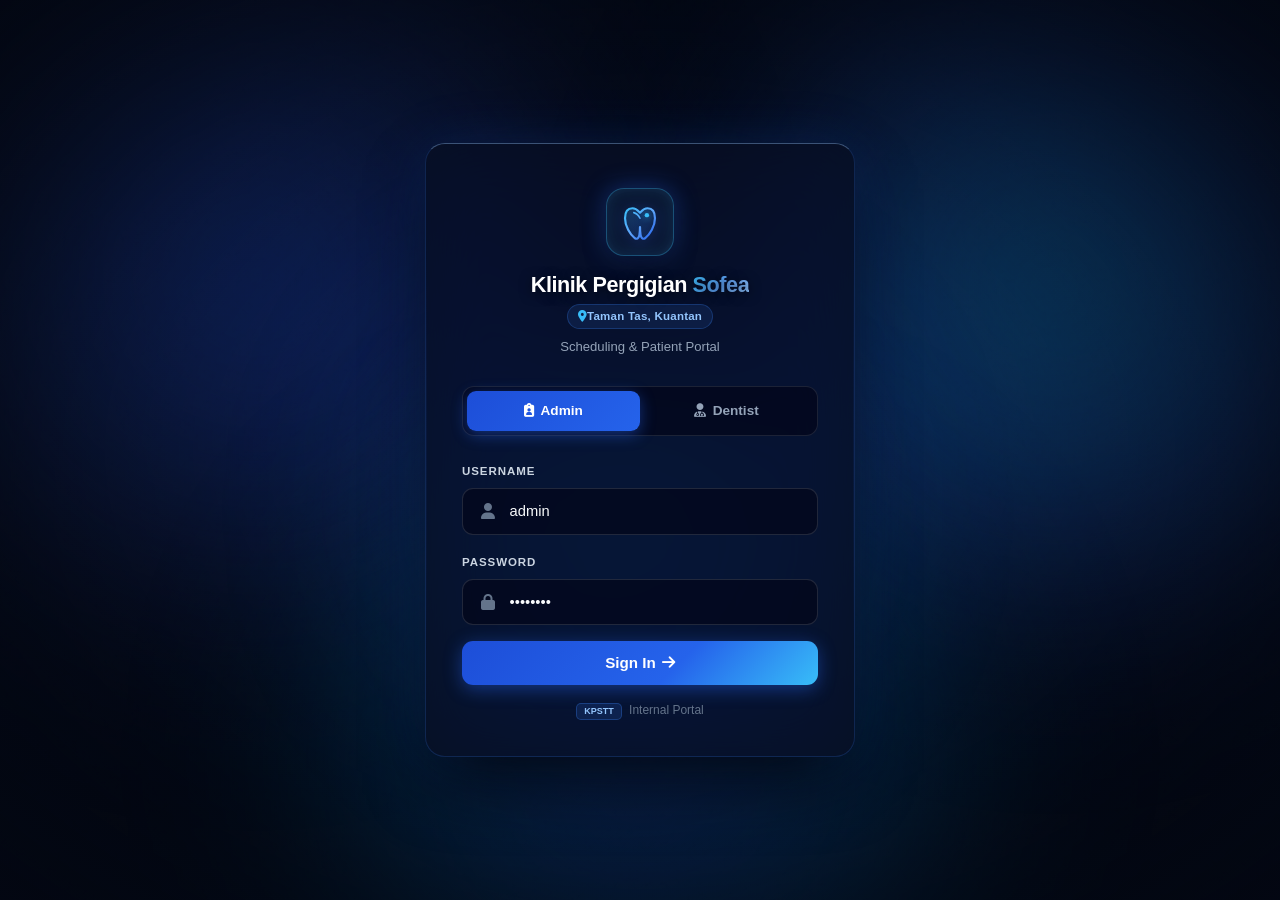
<file: index.html>
<!DOCTYPE html>
<html lang="en">

<head>
  <meta charset="UTF-8" />
  <meta name="viewport" content="width=device-width, initial-scale=1.0" />
  <title>Klinik Pergigian Sofea Taman Tas — Login</title>
  <!-- Bootstrap 5 CSS -->
  <link href="https://cdn.jsdelivr.net/npm/bootstrap@5.3.2/dist/css/bootstrap.min.css" rel="stylesheet" />
  <!-- Font Awesome Icons -->
  <link rel="stylesheet" href="https://cdnjs.cloudflare.com/ajax/libs/font-awesome/6.4.0/css/all.min.css" />
  <link rel="stylesheet" href="assets/css/styles.css" />
  <link rel="stylesheet" href="assets/css/index.css?v=3" />
</head>

<body class="auth">

  <!-- NestJS-Style Dark Blue Animated Gradient Background with Cursor Reactivity -->
  <div class="gradient-bg-container" aria-hidden="true" id="gradientCanvas">
    <div class="cursor-spotlight" id="cursorSpotlight"></div>
    <div class="gradient-orb orb-1" id="orb1"></div>
    <div class="gradient-orb orb-2" id="orb2"></div>
    <div class="gradient-orb orb-3" id="orb3"></div>
    <div class="gradient-orb orb-4" id="orb4"></div>
    <div class="gradient-noise"></div>
    <div class="gradient-vignette"></div>
  </div>

  <div class="login-container">
    <div class="login-card">
      <div class="brand-header text-center">
        <div class="brand-emblem-badge" title="Klinik Pergigian Sofea">
          <svg class="brand-tooth-svg" viewBox="0 0 64 64" fill="none" xmlns="http://www.w3.org/2000/svg"
            aria-hidden="true">
            <path
              d="M20 10C12 10 8 16 8 26C8 38 16 52 24 58C27 60 30 58 31 53C32 48 32 40 32 40C32 40 32 48 33 53C34 58 37 60 40 58C48 52 56 38 56 26C56 16 52 10 44 10C38 10 35 14 32 17C29 14 26 10 20 10Z"
              stroke="url(#toothGrad)" stroke-width="3.5" stroke-linecap="round" stroke-linejoin="round"
              fill="url(#toothFill)" />
            <path d="M22 17C26 18 30 22 32 26" stroke="url(#toothGrad)" stroke-width="2.5" stroke-linecap="round" />
            <circle cx="43" cy="21" r="3.5" fill="#38bdf8" filter="drop-shadow(0 0 6px #38bdf8)" />
            <defs>
              <linearGradient id="toothGrad" x1="8" y1="10" x2="56" y2="58" gradientUnits="userSpaceOnUse">
                <stop stop-color="#38bdf8" />
                <stop offset="0.5" stop-color="#60a5fa" />
                <stop offset="1" stop-color="#2563eb" />
              </linearGradient>
              <linearGradient id="toothFill" x1="8" y1="10" x2="56" y2="58" gradientUnits="userSpaceOnUse">
                <stop stop-color="#38bdf8" stop-opacity="0.18" />
                <stop offset="1" stop-color="#2563eb" stop-opacity="0.05" />
              </linearGradient>
            </defs>
          </svg>
        </div>
        <h4 class="brand-title">Klinik Pergigian <span class="brand-highlight">Sofea</span></h4>
        <div class="brand-location-badge">
          <i class="fa-solid fa-location-dot"></i> Taman Tas, Kuantan
        </div>
        <p class="subtitle">Scheduling &amp; Patient Portal</p>
      </div>

      <form id="loginForm">
        <!-- Role Selection -->
        <div class="role-toggle" id="roleGroup">
          <button type="button" class="role-btn active" data-role="admin">
            <i class="fa-solid fa-clipboard-user"></i> Admin
          </button>
          <button type="button" class="role-btn" data-role="dentist">
            <i class="fa-solid fa-user-doctor"></i> Dentist
          </button>
        </div>

        <div class="mb-3">
          <label class="form-label" for="usernameInput">Username</label>
          <div class="input-group">
            <span class="input-group-text"><i class="fa-solid fa-user"></i></span>
            <input type="text" class="form-control" id="usernameInput" placeholder="Enter username" required
              value="admin">
          </div>
        </div>

        <div class="mb-3">
          <label class="form-label" for="passwordInput">Password</label>
          <div class="input-group">
            <span class="input-group-text"><i class="fa-solid fa-lock"></i></span>
            <input type="password" class="form-control" id="passwordInput" placeholder="Enter password" required
              value="admin123">
          </div>
        </div>

        <div id="loginError" class="alert alert-danger py-1.5 px-3 small mb-3 d-none" role="alert"></div>

        <button type="submit" class="btn btn-login">
          Sign In <i class="fa-solid fa-arrow-right"></i>
        </button>
      </form>

      <div class="footer-note mt-3">
        <span class="badge bg-light text-dark border me-1">KPSTT</span> Internal Portal
      </div>
    </div>
  </div>

  <!-- Scripts -->
  <script src="assets/js/app.js"></script>
  <script src="assets/js/index.js?v=3"></script>

</body>

</html>
</file>
<file: assets/css/styles.css>
/* ============================================================
   Klinik Pergigian Sofea Taman Tas 
   ============================================================ */

:root {
  /* Colors */
  --color-bg: #f4f7f9;
  --color-surface: #ffffff;
  --color-surface-2: #f1f5f9;
  --color-surface-3: #f8fafc;
  --color-border: #e6eaef;
  --color-border-strong: #d3dae3;
  --color-text-primary: #0f172a;
  --color-text-secondary: #475569;
  --color-text-muted: #64748b;

  /* Primary teal */
  --color-primary: #0d9488;
  --color-primary-hover: #0f766e;
  --color-primary-soft: #ecfdf5;
  --brand-grad: linear-gradient(135deg, #0d9488 0%, #14b8a6 60%, #2dd4bf 100%);

  /* States */
  --color-success: #16a34a;
  --color-success-soft: #f0fdf4;
  --color-warning: #d97706;
  --color-warning-soft: #fffbeb;
  --color-danger: #dc2626;
  --color-danger-soft: #fef2f2;
  --color-info: #1d4ed8;
  --color-info-soft: #eff6ff;

  /* Shadows */
  --shadow-xs: 0 1px 2px rgba(15, 23, 42, 0.05);
  --shadow-sm: 0 1px 3px rgba(15, 23, 42, 0.08);
  --shadow-md: 0 6px 16px rgba(15, 23, 42, 0.09);
  --shadow-lg: 0 16px 44px rgba(15, 23, 42, 0.16);
  --ring: 0 0 0 3px rgba(13, 148, 136, 0.18);

  /* Spacing */
  --space-1: 4px;
  --space-2: 8px;
  --space-3: 12px;
  --space-4: 16px;
  --space-5: 20px;
  --space-6: 24px;
  --space-7: 32px;
  --space-8: 40px;

  /* Radius */
  --radius-sm: 8px;
  --radius-md: 10px;
  --radius-lg: 14px;
  --radius-xl: 16px;
  --radius-pill: 999px;

  /* Typography */
  --font-ui: system-ui, -apple-system, "Segoe UI", Roboto, "Helvetica Neue", Arial, sans-serif;
  --fs-sm: 12.5px;
  --fs-base: 14px;
  --fs-md: 15px;
  --fs-lg: 18px;
  --fs-xl: 22px;

  /* Treatment colors */
  --treatment-braces: #0d9488;
  --treatment-extraction: #ef4444;
  --treatment-scaling: #3b82f6;
  --treatment-filling: #f59e0b;
  --treatment-checkup: #22c55e;
  --treatment-mos: #a855f7;
  --treatment-default: #64748b;

  --transition-fast: 140ms ease;
  --transition-slow: 200ms ease;

  /* Front-desk chrome (ported from front-desk.html — keep identical) */
  --app-bg: #e5e9f0;
  --sidebar-width: 260px;
  --border-color: #f1f5f9;
}

/* ---------- Reset & base ---------- */
* {
  box-sizing: border-box;
  margin: 0;
  padding: 0;
}

html,
body {
  height: 100%;
}

body {
  font-family: var(--font-ui);
  font-size: var(--fs-base);
  line-height: 1.55;
  color: var(--color-text-primary);
  background:
    radial-gradient(1200px 500px at 80% -10%, rgba(13, 148, 136, 0.06), transparent 60%),
    var(--color-bg);
  display: flex;
  flex-direction: column;
}

button {
  font-family: inherit;
}

/* ---------- Eyebrow label ---------- */

/* ---------- Buttons ---------- */
.btn {
  display: inline-flex;
  align-items: center;
  justify-content: center;
  gap: 6px;
  padding: 9px 16px;
  border-radius: var(--radius-md);
  border: 1px solid transparent;
  font-size: var(--fs-base);
  font-weight: 600;
  line-height: 1.2;
  cursor: pointer;
  text-decoration: none;
  color: var(--color-text-primary);
  background: transparent;
  transition: background var(--transition-fast), border-color var(--transition-fast),
    color var(--transition-fast), box-shadow var(--transition-fast), transform 90ms ease;
  white-space: nowrap;
}

.btn svg {
  width: 16px;
  height: 16px;
  flex: none;
}

.btn:active {
  transform: scale(0.98);
}

.btn:focus-visible {
  outline: none;
  box-shadow: var(--ring);
}

.btn.ghost {
  background: var(--color-surface);
  border-color: var(--color-border-strong);
}

.btn.ghost:hover {
  background: var(--color-surface-2);
}

.btn.icon-btn {
  padding: 7px;
  border-radius: var(--radius-sm);
  border-color: transparent;
  background: transparent;
}

.btn.icon-btn:hover {
  background: var(--color-surface-2);
}

.btn.icon-btn svg {
  width: 17px;
  height: 17px;
}

.btn.sm {
  padding: 6px 11px;
  font-size: var(--fs-sm);
}

.btn[disabled] {
  opacity: 0.55;
  cursor: not-allowed;
}

/* ---------- Brand header ---------- */

/* Role badge with colored dot */
.role-badge {
  display: inline-flex;
  align-items: center;
  gap: 7px;
  padding: 6px 12px;
  border-radius: var(--radius-pill);
  font-size: 12px;
  font-weight: 700;
  letter-spacing: 0.01em;
  background: var(--color-surface-2);
  color: var(--color-text-secondary);
  border: 1px solid var(--color-border);
  white-space: nowrap;
}

.role-dot {
  width: 8px;
  height: 8px;
  border-radius: 50%;
  background: var(--color-text-muted);
  flex: none;
}

/* Reminders nav link */

/* ---------- Layout ---------- */

/* ---------- Access denied ---------- */
.access-denied {
  flex: 1;
  display: flex;
  align-items: center;
  justify-content: center;
}

.card {
  background: var(--color-surface);
  border: 1px solid var(--color-border);
  border-radius: var(--radius-lg);
  box-shadow: var(--shadow-xs);
  padding: var(--space-5);
  display: flex;
  flex-direction: column;
  gap: var(--space-4);
}

/* ---------- Topbars / date nav ---------- */

.date-nav {
  display: flex;
  align-items: center;
  gap: var(--space-2);
  flex-wrap: wrap;
}

.date-nav .btn.icon-btn {
  border: 1px solid var(--color-border-strong);
  background: var(--color-surface);
}

.date-nav .btn.icon-btn:hover {
  background: var(--color-surface-2);
}

/* ---------- Dashboard layout ---------- */

/* ---------- Grid card ---------- */

/* Day progress strip */

.stat-chips {
  display: flex;
  align-items: center;
  gap: var(--space-2);
  flex-wrap: wrap;
}

.stat-chip {
  display: inline-flex;
  align-items: center;
  gap: 7px;
  padding: 6px 12px;
  border-radius: var(--radius-pill);
  background: var(--color-surface);
  border: 1px solid var(--color-border);
  font-size: 12.5px;
  font-weight: 650;
  color: var(--color-text-secondary);
}

/* ---------- Timeline slot table ---------- */
.slot-table {
  display: flex;
  flex-direction: column;
  border: 1px solid var(--color-border);
  border-radius: var(--radius-lg);
  overflow: hidden;
  max-height: calc(100vh - 320px);
  min-height: 340px;
  overflow-y: auto;
}

.slot-row {
  display: grid;
  grid-template-columns: 84px minmax(0, 1fr);
  border-bottom: 1px solid var(--color-border);
  background: var(--color-surface);
}

.slot-row:last-child {
  border-bottom: none;
}

.slot-time {
  position: relative;
  display: flex;
  align-items: center;
  justify-content: flex-end;
  gap: 6px;
  padding: 6px 12px 6px 8px;
  background: var(--color-surface-3);
  border-right: 1px solid var(--color-border);
  color: var(--color-text-muted);
  font-size: 12.5px;
  font-weight: 700;
  font-variant-numeric: tabular-nums;
  letter-spacing: 0.01em;
}

.slot-time::after {
  content: "";
  width: 7px;
  height: 1px;
  background: var(--color-border-strong);
  flex: none;
}

.slot-cell {
  position: relative;
  display: flex;
  align-items: center;
  min-height: 54px;
  padding: 6px 10px;
  transition: background var(--transition-fast);
}

/* Free slot */
.slot-cell.is-free {
  background: var(--color-surface);
  cursor: pointer;
  border: 1px dashed var(--color-border-strong);
  border-left: none;
  border-right: none;
}

.slot-cell.is-free:hover {
  background: var(--color-primary-soft);
}

/* Past slot */
.slot-cell.is-past {
  background: var(--color-surface-3);
  cursor: not-allowed;
  opacity: 0.5;
  filter: saturate(0.25);
}

.slot-cell.is-past::after {
  content: "past";
  font-size: 11px;
  font-weight: 600;
  color: var(--color-text-muted);
  text-transform: uppercase;
  letter-spacing: 0.05em;
}

/* Buffer slot */
.slot-cell.is-buffer {
  cursor: not-allowed;
  background: repeating-linear-gradient(-45deg,
      #eef2f6 0 7px,
      #e2e8f0 7px 11px);
}

.slot-cell.is-buffer .buffer-label {
  display: inline-flex;
  align-items: center;
  gap: 7px;
  font-size: 12px;
  font-weight: 650;
  color: var(--color-text-muted);
}

.slot-cell.is-buffer .buffer-label svg {
  width: 13px;
  height: 13px;
}

/* Booked slot */
.slot-cell.is-booked {
  background: var(--color-surface-3);
  cursor: default;
  padding: 8px 10px;
}

/* ---------- Appointment card ---------- */
.appointment-card {
  position: relative;
  display: flex;
  flex-direction: column;
  gap: 8px;
  width: 100%;
  padding: 11px 13px;
  border-radius: var(--radius-md);
  background: var(--color-surface);
  border: 1px solid var(--color-border);
  border-left: 4px solid var(--color-primary);
  box-shadow: var(--shadow-xs);
  transition: box-shadow var(--transition-fast), transform 90ms ease;
}

.slot-cell.is-booked:hover .appointment-card {
  box-shadow: var(--shadow-md);
  transform: translateY(-1px);
}

.patient-name {
  font-weight: 700;
  font-size: var(--fs-base);
  color: var(--color-text-primary);
  overflow: hidden;
  text-overflow: ellipsis;
  white-space: nowrap;
}

.treatment-pill {
  display: inline-flex;
  align-items: center;
  padding: 3px 10px;
  border-radius: var(--radius-pill);
  font-size: 11.5px;
  font-weight: 700;
  color: #fff;
  white-space: nowrap;
  flex: none;
}

.notes-icon {
  display: inline-flex;
  align-items: center;
  justify-content: center;
  width: 22px;
  height: 22px;
  flex: none;
  color: var(--color-text-muted);
  cursor: help;
}

.notes-icon svg {
  width: 14px;
  height: 14px;
}

.notes-icon:hover {
  color: var(--color-primary);
}

/* Hover actions on booked cards */

/* ---------- Sidebar ---------- */
.sidebar {
  display: flex;
  flex-direction: column;
  gap: var(--space-4);
}

.legend-item {
  display: flex;
  align-items: center;
  gap: 10px;
  padding: 5px 2px;
  font-size: 13px;
  color: var(--color-text-secondary);
}

/* ---------- Modals ---------- */
.modal-backdrop {
  position: fixed;
  inset: 0;
  z-index: 60;
  background: rgba(15, 23, 42, 0.46);
  display: flex;
  align-items: center;
  justify-content: center;
  padding: var(--space-4);
  animation: fadeIn 160ms ease forwards;
  backdrop-filter: blur(2px);
}

.modal-backdrop.hidden {
  display: none;
}

.modal-backdrop .modal {
  width: min(560px, 94vw);
  background: var(--color-surface);
  border: 1px solid var(--color-border);
  border-radius: var(--radius-xl);
  box-shadow: var(--shadow-lg);
  display: flex;
  flex-direction: column;
  animation: scaleIn 200ms cubic-bezier(0.22, 1, 0.36, 1) forwards;
  transform-origin: center;
  overflow: hidden;
}

.modal-backdrop .modal-header {
  display: flex;
  align-items: center;
  justify-content: space-between;
  gap: var(--space-3);
  padding: var(--space-5) var(--space-6) 0;
}

.modal-backdrop .modal-header h3 {
  font-size: var(--fs-lg);
  font-weight: 750;
  letter-spacing: -0.01em;
}

.modal-backdrop .modal-header .modal-meta {
  margin-top: 2px;
  font-size: 12.5px;
  color: var(--color-text-muted);
}

.modal-backdrop .modal-body {
  display: flex;
  flex-direction: column;
  gap: var(--space-4);
  padding: var(--space-5) var(--space-6) var(--space-6);
}

.form-group {
  display: flex;
  flex-direction: column;
  gap: 7px;
}

.form-group>label {
  font-weight: 650;
  font-size: 13px;
  color: var(--color-text-primary);
}

.input-wrap {
  position: relative;
}

input,
select,
textarea {
  width: 100%;
  padding: 10px 13px;
  border-radius: var(--radius-md);
  border: 1px solid var(--color-border-strong);
  font-size: var(--fs-md);
  font-family: inherit;
  color: var(--color-text-primary);
  background: var(--color-surface);
  transition: border-color var(--transition-fast), box-shadow var(--transition-fast), background var(--transition-fast);
}

input::placeholder,
textarea::placeholder {
  color: #9aa7b8;
}

input:focus,
select:focus,
textarea:focus {
  outline: none;
  border-color: rgba(13, 148, 136, 0.65);
  box-shadow: var(--ring);
  background: #fff;
}

.field-error {
  display: flex;
  align-items: flex-start;
  gap: 6px;
  font-size: 12.5px;
  color: var(--color-danger);
  min-height: 0;
}

.field-error:empty {
  display: none;
}

.field-error svg {
  width: 12px;
  height: 12px;
  flex: none;
  margin-top: 2px;
}

/* Typeahead dropdown */
.typeahead {
  position: absolute;
  top: calc(100% + 4px);
  left: 0;
  right: 0;
  z-index: 70;
  background: var(--color-surface);
  border: 1px solid var(--color-border);
  border-radius: var(--radius-md);
  box-shadow: var(--shadow-lg);
  overflow: hidden;
  padding: 4px;
}

.typeahead.hidden {
  display: none;
}

/* Form error panel (red) */
.form-error-panel {
  display: flex;
  align-items: flex-start;
  gap: 10px;
  padding: 12px 14px;
  background: var(--color-danger-soft);
  border: 1px solid rgba(220, 38, 38, 0.25);
  border-radius: var(--radius-md);
  color: #991b1b;
  font-size: 13px;
  line-height: 1.5;
}

.form-error-panel.hidden {
  display: none;
}

/* Success panel */

/* Confirm (cancel) modal */

.modal-actions {
  display: flex;
  align-items: center;
  justify-content: flex-end;
  gap: var(--space-3);
  margin-top: var(--space-2);
}

/* ---------- Toasts ---------- */
.toast-container {
  position: fixed;
  bottom: var(--space-5);
  right: var(--space-5);
  z-index: 90;
  display: flex;
  flex-direction: column;
  gap: var(--space-2);
  width: min(360px, calc(100vw - 32px));
}

.toast {
  position: relative;
  display: flex;
  align-items: flex-start;
  gap: 11px;
  padding: 13px 14px;
  background: var(--color-surface);
  border: 1px solid var(--color-border);
  border-radius: var(--radius-md);
  box-shadow: var(--shadow-lg);
  opacity: 0;
  transform: translateY(10px) scale(0.98);
  transition: opacity 200ms ease, transform 200ms ease;
  overflow: hidden;
}

.toast.show {
  opacity: 1;
  transform: translateY(0) scale(1);
}

.toast-icon {
  width: 30px;
  height: 30px;
  flex: none;
  border-radius: 9px;
  display: flex;
  align-items: center;
  justify-content: center;
}

.toast-icon svg {
  width: 15px;
  height: 15px;
}

.toast-content {
  flex: 1;
  display: flex;
  flex-direction: column;
  min-width: 0;
}

.toast-title {
  font-weight: 750;
  font-size: 13.5px;
  color: var(--color-text-primary);
}

.toast-message {
  font-size: 12.5px;
  color: var(--color-text-secondary);
  line-height: 1.45;
}

.toast-close {
  width: 22px;
  height: 22px;
  flex: none;
  border: 0;
  background: transparent;
  color: var(--color-text-muted);
  cursor: pointer;
  border-radius: 6px;
  display: flex;
  align-items: center;
  justify-content: center;
}

.toast-close:hover {
  background: var(--color-surface-2);
  color: var(--color-text-primary);
}

.toast-close svg {
  width: 12px;
  height: 12px;
}

.toast-progress {
  position: absolute;
  left: 0;
  right: 0;
  bottom: 0;
  height: 3px;
  background: rgba(148, 163, 184, 0.35);
  transform: scaleX(1);
  transform-origin: left;
}

.toast.show .toast-progress {
  animation: toastProgress 3.5s linear forwards;
}

/* ---------- Reminders ---------- */

.note-banner {
  display: flex;
  align-items: flex-start;
  gap: 10px;
  padding: 12px 15px;
  background: var(--color-info-soft);
  border: 1px solid rgba(29, 78, 216, 0.2);
  border-radius: var(--radius-md);
  color: var(--color-info);
  font-size: 13px;
  line-height: 1.5;
}

.stat-chip.queued {
  background: var(--color-warning-soft);
  color: #5d5a58;
  border-color: rgba(209, 200, 190, 0.3);
}

.stat-chip.sent {
  background: var(--color-success-soft);
  color: #166534;
  border-color: rgba(22, 163, 74, 0.3);
}

.stat-chip.failed {
  background: var(--color-danger-soft);
  color: #991b1b;
  border-color: rgba(220, 38, 38, 0.3);
}

/* ---------- Auth / role selection ---------- */

/* ---------- Keyframes & motion ---------- */
@keyframes fadeIn {
  from {
    opacity: 0;
  }

  to {
    opacity: 1;
  }
}

@keyframes scaleIn {
  from {
    opacity: 0;
    transform: scale(0.965);
  }

  to {
    opacity: 1;
    transform: scale(1);
  }
}

@keyframes toastProgress {
  from {
    transform: scaleX(1);
  }

  to {
    transform: scaleX(0);
  }
}

@keyframes spin {
  to {
    transform: rotate(360deg);
  }
}

@media (prefers-reduced-motion: reduce) {

  *,
  *::before,
  *::after {
    animation-duration: 0.01ms !important;
    animation-iteration-count: 1 !important;
    transition-duration: 0.01ms !important;
    scroll-behavior: auto !important;
  }
}

/* ---------- Responsive ---------- */

@media (max-width: 768px) {
  .slot-table {
    max-height: none;
  }
}

/* ============================================================
   Front Desk — slim app shell, calendar grid, summaries
   Calendar values ported from front-desk.html (keep identical)
   ============================================================ */

/* Utility: class-based hide used by role gating / JS toggles */
.hidden {
  display: none !important;
}

/* Slim layout */

body.app.front-desk {
  background-color: var(--app-bg);
}

/* Date nav bar */
.date-toolbar {
  display: flex;
  align-items: center;
  justify-content: space-between;
  gap: var(--space-4);
  flex-wrap: wrap;
  padding: 0.75rem 1.25rem;
  background: var(--color-surface);
  border: 1px solid var(--color-border);
  border-radius: var(--radius-lg);
  box-shadow: var(--shadow-xs);
}

/* Calendar area */

.calendar-container {
  flex: 1;
  min-height: 0;
  overflow-y: auto;
  padding: 1.5rem 2rem;
  background: #fafcff;
  /* very light blue/gray matching the grid */
}

/* Slot table — identical values to the original front-desk.html override */
.slot-table {
  display: flex;
  flex-direction: column;
  border: 1px solid var(--border-color);
  border-radius: 12px;
  background: #fff;
  overflow: hidden;
  min-height: auto;
  max-height: none;
  box-shadow: 0 2px 8px rgba(0, 0, 0, 0.02);
}

.slot-row {
  display: grid;
  grid-template-columns: 80px minmax(0, 1fr);
  border-bottom: 1px solid var(--border-color);
}

.slot-time {
  background: #fff;
  border-right: 1px solid var(--border-color);
  color: #94a3b8;
  font-size: 0.75rem;
  font-weight: 500;
  display: flex;
  align-items: flex-start;
  justify-content: flex-end;
  padding: 1rem 0.75rem 1rem 0;
}

.slot-time::after {
  display: none;
}

.slot-cell {
  min-height: 80px;
  padding: 0.5rem;
  background: #fff;
  border-right: none;
  border-left: none;
}

.slot-cell.is-free {
  border: none;
  background: transparent;
}

.slot-cell.is-free:hover {
  background: #f8fafc;
}

.appointment-card {
  border: none;
  border-left: 3px solid;
  border-radius: 6px;
  padding: 0.75rem;
  height: 100%;
  background: #eff6ff;
  /* soft pastel base; MutationObserver recolors */
  color: #1e3a8a;
  box-shadow: none;
}

.appointment-card .patient-name {
  font-size: 0.85rem;
  font-weight: 600;
  color: inherit;
}

.appointment-card .treatment-pill {
  background: transparent !important;
  color: inherit;
  padding: 0;
  font-weight: 500;
  font-size: 0.75rem;
  margin-top: 0.25rem;
}

.appointment-card .patient-meta {
  display: flex;
  flex-direction: column;
  align-items: flex-start;
  gap: 2px;
}

/* Summaries + legend */

.summary-item {
  display: flex;
  align-items: center;
  justify-content: space-between;
  gap: 12px;
  padding: 8px 12px;
  background: var(--color-surface-3);
  border: 1px solid var(--color-border);
  border-radius: var(--radius-md);
  font-size: 13px;
  color: var(--color-text-secondary);
}

.summary-item strong {
  font-variant-numeric: tabular-nums;
  color: var(--color-text-primary);
}

.legend-item .legend-chip {
  width: 10px;
  height: 10px;
  border-radius: 3px;
  flex: none;
}

@media (max-width: 768px) {

  .calendar-container {
    padding: 1rem;
  }
}
</file>
<file: assets/css/index.css>
/* ============================================================
   Klinik Pergigian Sofea Taman Tas — Login
   NestJS-Style Dark Blue Animated Gradient Design
   Cursor-Reactive Interactive Environment
   ============================================================ */

body {
  position: relative;
  overflow-x: hidden;
  overflow-y: auto;
  background-color: #030712;
  font-family: -apple-system, BlinkMacSystemFont, "Segoe UI", Roboto, "Helvetica Neue", Arial, sans-serif;
  display: flex;
  align-items: center;
  justify-content: center;
  min-height: 100vh;
  margin: 0;
  padding: 1.5rem 1rem;
  box-sizing: border-box;
  color: #f8fafc;
}

/* ------------------------------------------------------------
   NestJS-Style Dark Blue Animated Mesh Gradient Background
   ------------------------------------------------------------ */
.gradient-bg-container {
  position: fixed;
  inset: 0;
  width: 100vw;
  height: 100vh;
  background-color: #030712;
  overflow: hidden;
  z-index: 0;
  pointer-events: none;
}

/* Dynamic Cursor Spotlight Glowing Beam */
.cursor-spotlight {
  position: absolute;
  top: 0;
  left: 0;
  width: 650px;
  height: 650px;
  border-radius: 50%;
  background: radial-gradient(circle, rgba(56, 189, 248, 0.28) 0%, rgba(37, 99, 235, 0.16) 40%, rgba(3, 7, 18, 0) 70%);
  pointer-events: none;
  z-index: 1;
  filter: blur(50px);
  opacity: 0;
  transition: opacity 0.6s ease;
  will-change: transform, opacity;
}

.gradient-orb {
  position: absolute;
  border-radius: 50%;
  filter: blur(95px);
  opacity: 0.72;
  will-change: transform;
  --parallax-x: 0px;
  --parallax-y: 0px;
}

/* Orb 1: Upper-Left Radiant Royal / Sapphire Aurora */
.orb-1 {
  width: 65vw;
  height: 65vw;
  max-width: 820px;
  max-height: 820px;
  top: -15%;
  left: -12%;
  background: radial-gradient(circle, rgba(29, 78, 216, 0.9) 0%, rgba(30, 58, 138, 0.6) 45%, rgba(3, 7, 18, 0) 72%);
  animation: nestOrbFloat1 18s cubic-bezier(0.4, 0, 0.2, 1) infinite alternate;
}

/* Orb 2: Upper-Right Vibrant Cyan & Electric Blue Aurora */
.orb-2 {
  width: 60vw;
  height: 60vw;
  max-width: 760px;
  max-height: 760px;
  top: -10%;
  right: -12%;
  background: radial-gradient(circle, rgba(14, 165, 233, 0.8) 0%, rgba(37, 99, 235, 0.55) 45%, rgba(3, 7, 18, 0) 72%);
  animation: nestOrbFloat2 22s cubic-bezier(0.4, 0, 0.2, 1) infinite alternate;
}

/* Orb 3: Bottom-Center Deep Cobalt Ocean Glow */
.orb-3 {
  width: 70vw;
  height: 50vw;
  max-width: 900px;
  max-height: 600px;
  bottom: -18%;
  left: 15%;
  background: radial-gradient(circle, rgba(30, 64, 175, 0.8) 0%, rgba(2, 132, 199, 0.5) 48%, rgba(3, 7, 18, 0) 70%);
  animation: nestOrbFloat3 20s cubic-bezier(0.4, 0, 0.2, 1) infinite alternate;
}

/* Orb 4: Center Specular Azure Highlight */
.orb-4 {
  width: 45vw;
  height: 45vw;
  max-width: 520px;
  max-height: 520px;
  top: 28%;
  left: 28%;
  background: radial-gradient(circle, rgba(56, 189, 248, 0.35) 0%, rgba(29, 78, 216, 0.25) 50%, rgba(3, 7, 18, 0) 75%);
  animation: nestOrbPulse 15s ease-in-out infinite alternate;
}

/* NestJS Signature Film Grain / Organic Noise Texture */
.gradient-noise {
  position: absolute;
  inset: 0;
  width: 100%;
  height: 100%;
  background-image: url("data:image/svg+xml,%3Csvg viewBox='0 0 200 200' xmlns='http://www.w3.org/2000/svg'%3E%3Cfilter id='noiseFilter'%3E%3CfeTurbulence type='fractalNoise' baseFrequency='0.85' numOctaves='3' stitchTiles='stitch'/%3E%3C/filter%3E%3Crect width='100%25' height='100%25' filter='url(%23noiseFilter)' opacity='0.08'/%3E%3C/svg%3E");
  opacity: 0.45;
  mix-blend-mode: overlay;
  pointer-events: none;
}

/* Cinematic Edge Vignette */
.gradient-vignette {
  position: absolute;
  inset: 0;
  width: 100%;
  height: 100%;
  background: radial-gradient(ellipse at 50% 50%, rgba(3, 7, 18, 0.05) 0%, rgba(3, 7, 18, 0.55) 65%, rgba(3, 7, 18, 0.95) 100%);
  pointer-events: none;
}

/* Keyframes with Parallax Offsets */
@keyframes nestOrbFloat1 {
  0% {
    transform: translate(calc(0px + var(--parallax-x, 0px)), calc(0px + var(--parallax-y, 0px))) scale(1) rotate(0deg);
  }

  50% {
    transform: translate(calc(12% + var(--parallax-x, 0px)), calc(14% + var(--parallax-y, 0px))) scale(1.15) rotate(45deg);
  }

  100% {
    transform: translate(calc(-8% + var(--parallax-x, 0px)), calc(8% + var(--parallax-y, 0px))) scale(0.92) rotate(-30deg);
  }
}

@keyframes nestOrbFloat2 {
  0% {
    transform: translate(calc(0px + var(--parallax-x, 0px)), calc(0px + var(--parallax-y, 0px))) scale(1) rotate(0deg);
  }

  50% {
    transform: translate(calc(-14% + var(--parallax-x, 0px)), calc(12% + var(--parallax-y, 0px))) scale(1.12) rotate(-40deg);
  }

  100% {
    transform: translate(calc(10% + var(--parallax-x, 0px)), calc(-6% + var(--parallax-y, 0px))) scale(0.95) rotate(35deg);
  }
}

@keyframes nestOrbFloat3 {
  0% {
    transform: translate(calc(0px + var(--parallax-x, 0px)), calc(0px + var(--parallax-y, 0px))) scale(1);
  }

  50% {
    transform: translate(calc(-10% + var(--parallax-x, 0px)), calc(-14% + var(--parallax-y, 0px))) scale(1.18);
  }

  100% {
    transform: translate(calc(14% + var(--parallax-x, 0px)), calc(-8% + var(--parallax-y, 0px))) scale(0.92);
  }
}

@keyframes nestOrbPulse {
  0% {
    transform: scale(0.9) translate(-8%, -8%);
    opacity: 0.25;
  }

  50% {
    transform: scale(1.2) translate(8%, 8%);
    opacity: 0.55;
  }

  100% {
    transform: scale(0.9) translate(-8%, -8%);
    opacity: 0.25;
  }
}

/* ------------------------------------------------------------
   Glassmorphism Login Container & Card (NestJS Inspired)
   ------------------------------------------------------------ */
.login-container {
  width: 100%;
  max-width: 430px;
  margin: auto;
  padding: 0;
  display: flex;
  flex-direction: column;
  justify-content: center;
  align-items: center;
  position: relative;
  z-index: 2;
  box-sizing: border-box;
}

.login-card {
  width: 100%;
  box-sizing: border-box;
  background: rgba(8, 15, 32, 0.78);
  backdrop-filter: blur(32px) saturate(190%);
  -webkit-backdrop-filter: blur(32px) saturate(190%);
  border: 1px solid rgba(59, 130, 246, 0.2);
  border-top: 1px solid rgba(147, 197, 253, 0.38);
  border-radius: 20px;
  box-shadow: 0 30px 70px -15px rgba(0, 0, 0, 0.9), 0 0 60px -10px rgba(37, 99, 235, 0.28);
  padding: 2.75rem 2.25rem 2.25rem;
  position: relative;
  overflow: hidden;
  transition: transform 0.25s ease, box-shadow 0.25s ease;
}

/* Interactive Card Border Sheen (follows mouse cursor) */
.login-card::before {
  content: "";
  position: absolute;
  inset: 0;
  border-radius: inherit;
  padding: 1px;
  background: radial-gradient(420px circle at var(--mouse-x, 50%) var(--mouse-y, 50%),
      rgba(56, 189, 248, 0.4),
      rgba(37, 99, 235, 0.12) 40%,
      transparent 70%);
  -webkit-mask: linear-gradient(#fff 0 0) content-box, linear-gradient(#fff 0 0);
  mask: linear-gradient(#fff 0 0) content-box, linear-gradient(#fff 0 0);
  -webkit-mask-composite: xor;
  mask-composite: exclude;
  pointer-events: none;
}

/* ------------------------------------------------------------
   Refined Brand Header & Logo Emblem
   ------------------------------------------------------------ */
.brand-header {
  margin-bottom: 1.75rem;
  display: flex;
  flex-direction: column;
  align-items: center;
}

.brand-emblem-badge {
  width: 68px;
  height: 68px;
  border-radius: 18px;
  background: rgba(14, 27, 54, 0.85);
  border: 1px solid rgba(56, 189, 248, 0.35);
  box-shadow: 0 10px 25px -5px rgba(0, 0, 0, 0.5), 0 0 25px rgba(37, 99, 235, 0.4), inset 0 0 16px rgba(56, 189, 248, 0.15);
  display: flex;
  align-items: center;
  justify-content: center;
  margin-bottom: 1rem;
  transition: transform 0.3s cubic-bezier(0.34, 1.56, 0.64, 1), box-shadow 0.3s ease;
}

.brand-emblem-badge:hover {
  transform: scale(1.06);
  box-shadow: 0 12px 30px -5px rgba(0, 0, 0, 0.6), 0 0 35px rgba(56, 189, 248, 0.55), inset 0 0 20px rgba(56, 189, 248, 0.25);
}

.brand-tooth-svg {
  width: 40px;
  height: 40px;
  filter: drop-shadow(0 2px 8px rgba(37, 99, 235, 0.5));
}

.brand-title {
  font-weight: 700;
  color: #ffffff;
  font-size: 1.35rem;
  letter-spacing: -0.02em;
  margin: 0 0 0.35rem 0;
  text-shadow: 0 2px 12px rgba(0, 0, 0, 0.6);
}

.brand-highlight {
  background: linear-gradient(135deg, #38bdf8 0%, #60a5fa 50%, #93c5fd 100%);
  -webkit-background-clip: text;
  background-clip: text;
  -webkit-text-fill-color: transparent;
  font-weight: 800;
}

.brand-location-badge {
  display: inline-flex;
  align-items: center;
  background: rgba(59, 130, 246, 0.12);
  color: #93c5fd;
  border: 1px solid rgba(59, 130, 246, 0.25);
  padding: 3px 10px;
  border-radius: 999px;
  font-size: 0.72rem;
  font-weight: 600;
  letter-spacing: 0.02em;
  margin-bottom: 0.5rem;
}

.brand-location-badge i {
  color: #38bdf8;
}

.subtitle {
  color: #94a3b8;
  font-size: 0.82rem;
  font-weight: 500;
  margin: 0;
}

/* ------------------------------------------------------------
   Role Toggle Selector
   ------------------------------------------------------------ */
.role-toggle {
  display: flex;
  background: rgba(2, 6, 23, 0.65);
  border: 1px solid rgba(255, 255, 255, 0.1);
  border-radius: 12px;
  padding: 4px;
  margin-bottom: 1.5rem;
}

.role-btn {
  flex: 1;
  text-align: center;
  padding: 0.6rem;
  border: none;
  background: transparent;
  border-radius: 9px;
  font-weight: 600;
  color: #94a3b8;
  font-size: 0.85rem;
  transition: all 0.2s ease;
  cursor: pointer;
  display: flex;
  align-items: center;
  justify-content: center;
  gap: 0.4rem;
}

.role-btn:hover {
  color: #f8fafc;
}

.role-btn.active {
  background: linear-gradient(135deg, #1d4ed8 0%, #2563eb 100%);
  color: #ffffff;
  box-shadow: 0 4px 15px rgba(37, 99, 235, 0.45);
}

/* ------------------------------------------------------------
   Form Controls
   ------------------------------------------------------------ */
.form-label {
  font-size: 0.72rem;
  font-weight: 600;
  color: #cbd5e1;
  text-transform: uppercase;
  letter-spacing: 0.08em;
  margin-bottom: 0.45rem;
}

.input-group {
  background: rgba(2, 6, 23, 0.65);
  border: 1px solid rgba(255, 255, 255, 0.12);
  border-radius: 11px;
  transition: all 0.2s ease;
  overflow: hidden;
}

.input-group-text {
  background: transparent;
  border: none;
  color: #64748b;
  padding-left: 1.1rem;
}

.form-control {
  background: transparent;
  border: none;
  padding: 0.7rem 0.75rem 0.7rem 0.25rem;
  color: #f8fafc;
  font-size: 0.92rem;
}

.form-control::placeholder {
  color: #475569;
}

.form-control:focus {
  background: transparent;
  box-shadow: none;
  border-color: transparent;
  color: #ffffff;
}

.input-group:focus-within {
  background: rgba(2, 6, 23, 0.9);
  border-color: #3b82f6;
  box-shadow: 0 0 0 3px rgba(59, 130, 246, 0.28);
}

.input-group:focus-within .input-group-text {
  color: #60a5fa;
}

/* ------------------------------------------------------------
   Sign In Button & Feedback
   ------------------------------------------------------------ */
.btn-login {
  background: linear-gradient(135deg, #1d4ed8 0%, #2563eb 60%, #38bdf8 100%);
  border: none;
  color: #ffffff;
  font-weight: 600;
  font-size: 0.95rem;
  padding: 0.8rem;
  border-radius: 11px;
  width: 100%;
  margin-top: 1rem;
  box-shadow: 0 4px 18px rgba(37, 99, 235, 0.45);
  transition: all 0.2s ease;
  cursor: pointer;
  display: flex;
  align-items: center;
  justify-content: center;
}

.btn-login:hover {
  background: linear-gradient(135deg, #1e40af 0%, #1d4ed8 60%, #2563eb 100%);
  color: #ffffff;
  transform: translateY(-1px);
  box-shadow: 0 8px 26px rgba(37, 99, 235, 0.65);
}

.btn-login:active {
  transform: translateY(0);
}

#loginError {
  background: rgba(220, 38, 38, 0.2);
  border: 1px solid rgba(239, 68, 68, 0.4);
  color: #fca5a5;
  border-radius: 10px;
  font-size: 0.82rem;
}

.footer-note {
  text-align: center;
  margin-top: 1.6rem;
  font-size: 0.75rem;
  color: #64748b;
}

.footer-note .badge {
  background: rgba(59, 130, 246, 0.15) !important;
  color: #93c5fd !important;
  border: 1px solid rgba(59, 130, 246, 0.3) !important;
  font-weight: 600;
  padding: 3px 7px;
  border-radius: 5px;
}
</file>
<file: assets/css/front-desk.css>
:root {
  --app-bg: #e5e9f0;
  --sidebar-width: 260px;
  --primary-color: #000000;
  --border-color: #f1f5f9;
  --text-muted: #94a3b8;
  --primary-teal: #0d9488;
  --primary-teal-hover: #0f766e;
  --bg-slate: #f8fafc;
  --text-main: #1e293b;
}

body {
  background-color: var(--app-bg);
  font-family: -apple-system, BlinkMacSystemFont, "Segoe UI", Roboto, "Helvetica Neue", Arial, sans-serif;
  padding: 1.5rem;
  height: 100vh;
  overflow: hidden;
  margin: 0;
  box-sizing: border-box;
}

.app-container {
  display: flex;
  background-color: #ffffff;
  border-radius: 12px;
  box-shadow: 0 10px 30px rgba(0, 0, 0, 0.05);
  height: 100%;
  overflow: hidden;
}

/* Sidebar */
.sidebar {
  width: var(--sidebar-width);
  border-right: 1px solid var(--border-color);
  display: flex;
  flex-direction: column;
  padding: 1.5rem 1rem;
  overflow-y: auto;
  background-color: #fcfcfc;
}

.user-profile {
  display: flex;
  align-items: center;
  padding: 0.5rem;
  border: 1px solid #e2e8f0;
  border-radius: 8px;
  margin-bottom: 2rem;
  background: #fff;
}

.user-avatar {
  width: 32px;
  height: 32px;
  background-color: #0f172a;
  color: #fff;
  border-radius: 6px;
  display: flex;
  align-items: center;
  justify-content: center;
  margin-right: 0.75rem;
}

.nav-label {
  font-size: 0.7rem;
  text-transform: uppercase;
  font-weight: 700;
  color: var(--text-muted);
  letter-spacing: 0.05em;
  margin-bottom: 0.75rem;
  padding-left: 0.5rem;
}

.nav-item {
  display: flex;
  align-items: center;
  padding: 0.6rem 0.75rem;
  color: #475569;
  text-decoration: none;
  border-radius: 8px;
  font-weight: 500;
  font-size: 0.9rem;
  margin-bottom: 0.25rem;
  transition: all 0.2s;
}

.nav-item i {
  margin-right: 0.75rem;
  font-size: 1.1rem;
  color: #94a3b8;
}

.nav-item:hover {
  background-color: #f1f5f9;
  color: #0f172a;
}

.nav-item.active {
  background-color: #ffffff;
  color: #0f172a;
  box-shadow: 0 1px 3px rgba(0, 0, 0, 0.05);
  font-weight: 600;
}

.nav-item.active i {
  color: #000;
}

.security-card {
  margin-top: auto;
  padding: 1rem;
  border: 1px solid #e2e8f0;
  border-radius: 12px;
  background: #fff;
}

.security-icon {
  width: 36px;
  height: 36px;
  background: #eff6ff;
  color: #3b82f6;
  border-radius: 8px;
  display: flex;
  align-items: center;
  justify-content: center;
  margin-bottom: 0.75rem;
}

/* Main Content */
.main-content {
  flex: 1;
  display: flex;
  flex-direction: column;
  overflow: hidden;
  background-color: #ffffff;
}

/* Topbar */
.topbar {
  padding: 1.5rem 2rem;
}

.breadcrumb-text {
  color: var(--text-muted);
  font-size: 0.85rem;
  font-weight: 500;
}

.breadcrumb-text span {
  color: #000;
  font-weight: 600;
}

.header-section {
  display: flex;
  justify-content: space-between;
  align-items: flex-end;
  margin-top: 1rem;
}

.header-title h2 {
  font-weight: 700;
  font-size: 1.75rem;
  margin: 0 0 0.25rem 0;
  color: #0f172a;
}

.header-title p {
  color: var(--text-muted);
  font-size: 0.9rem;
  margin: 0;
}

/* Calendar Card & Toolbar */
.calendar-container {
  background: #ffffff;
  border-radius: 1rem;
  border: 1px solid var(--border-color);
  box-shadow: 0 4px 6px -1px rgba(0, 0, 0, 0.05), 0 2px 4px -2px rgba(0, 0, 0, 0.05);
  overflow: hidden;
  margin: 1.5rem 2rem 2rem 2rem;
  display: flex;
  flex-direction: column;
}

.calendar-toolbar {
  padding: 0.5rem 1rem;
  border-bottom: 1px solid var(--border-color);
  display: flex;
  flex-wrap: wrap;
  gap: 1rem;
  align-items: center;
  justify-content: space-between;
}

.calendar-subtoolbar {
  padding: 1rem 1.5rem;
  background-color: #f8fafc;
  border-bottom: 1px solid var(--border-color);
  display: flex;
  align-items: center;
  justify-content: space-between;
  flex-wrap: wrap;
  gap: 1rem;
}

/* Timeline Grid */
.timeline-view {
  position: relative;
  background: #ffffff;
  height: calc(100vh - 340px);
  overflow-y: auto;
}

.time-slot-row {
  display: flex;
  border-bottom: 1px solid #f1f5f9;
  min-height: 75px;
  position: relative;
}

.time-label {
  width: 90px;
  padding: 0.75rem 1rem;
  font-size: 0.85rem;
  color: var(--text-muted);
  font-weight: 500;
  border-right: 1px solid var(--border-color);
  background-color: #fcfcfc;
  text-align: right;
}

.time-slot-content {
  flex-grow: 1;
  position: relative;
  padding: 0.35rem 0.75rem;
  cursor: pointer;
  transition: background-color 0.15s;
}

.time-slot-content:hover {
  background-color: #f8fafc;
}

/* Appointment Cards */
.appointment-card {
  border-radius: 0.65rem;
  padding: 0.65rem 0.85rem;
  margin-bottom: 0.35rem;
  box-shadow: 0 1px 3px rgba(0, 0, 0, 0.08);
  border-left: 4px solid;
  position: relative;
  transition: transform 0.15s ease, box-shadow 0.15s ease;
  cursor: pointer;
  background-color: #f8fafc;
}

.appointment-card:hover {
  transform: translateY(-1px);
  box-shadow: 0 4px 6px -1px rgba(0, 0, 0, 0.12);
}

.appt-confirmed {
  background-color: #f0fdf4;
  border-color: #22c55e;
  color: #166534;
}

.appt-consultation {
  background-color: #eff6ff;
  border-color: #3b82f6;
  color: #1e40af;
}

.appt-surgery {
  background-color: #fff7ed;
  border-color: #f97316;
  color: #9a3412;
}

.appt-urgent {
  background-color: #fef2f2;
  border-color: #ef4444;
  color: #991b1b;
}

/* Dentist Avatars */
.dentist-avatar {
  width: 28px;
  height: 28px;
  border-radius: 50%;
  display: flex;
  align-items: center;
  justify-content: center;
  font-size: 0.7rem;
  font-weight: 700;
  color: #fff;
}

.badge-status {
  font-size: 0.7rem;
  padding: 0.2em 0.5em;
  border-radius: 0.35rem;
  font-weight: 600;
}

/* Custom Buttons */
.btn-teal {
  background-color: #0d9488;
}

.btn-teal:hover {
  background-color: #0f766e;
}

.hidden {
  display: none !important;
}

.btn-reschedule:hover {
  background-color: #0ea5e9 !important;
  /* Blue background */
  border-color: #0ea5e9 !important;
  /* Blue border */
  color: #ffffff !important;
  /* White text */
}
</file>
<file: assets/css/dentist-profile.css>
:root {
  --app-bg: #e5e9f0;
  --sidebar-width: 260px;
  --primary-color: #000000;
  --border-color: #f1f5f9;
  --text-muted: #94a3b8;
  --primary-teal: #0d9488;
  --primary-teal-hover: #0f766e;
  --bg-slate: #f8fafc;
  --text-main: #1e293b;
}

body {
  background-color: var(--app-bg);
  font-family: -apple-system, BlinkMacSystemFont, "Segoe UI", Roboto, "Helvetica Neue", Arial, sans-serif;
  padding: 1.5rem;
  height: 100vh;
  overflow: hidden;
  margin: 0;
  box-sizing: border-box;
}

.dentist-content {
  flex: 1;
  overflow-y: auto;
  background-color: #ffffff;
}

.profile-card {
  margin: 1.5rem 2rem 2rem 2rem;
  background-color: #ffffff;
  border-radius: 1rem;
  border: 1px solid var(--border-color);
  box-shadow: 0 4px 6px -1px rgba(0, 0, 0, 0.05), 0 2px 4px -2px rgba(0, 0, 0, 0.05);
  overflow: hidden;
  flex-direction: column;
}

.profile-header {
  padding: 2rem;
  display: flex;
  align-items: flex-start;
  gap: 2rem;
  border-bottom: 1px solid #f1f5f9;
}

.profile-avatar-wrapper {
  position: relative;
  flex-shrink: 0;
  display: flex;
  flex-direction: column;
  align-items: center;
}

.profile-avatar {
  width: 8rem;
  height: 8rem;
  border-radius: 9999px;
  object-fit: cover;
  border: 4px solid #10b981;
  box-shadow: 0 4px 12px rgba(0, 0, 0, 0.08);
  background-color: #f1f5f9;
  transition: all 0.3s cubic-bezier(0.4, 0, 0.2, 1);
}

/* Camera Overlay for Uploading New Photo */
.profile-camera-overlay {
  position: absolute;
  top: 0;
  left: 0;
  width: 8rem;
  height: 8rem;
  border-radius: 9999px;
  background: rgba(15, 23, 42, 0.65);
  backdrop-filter: blur(2px);
  color: #ffffff;
  display: flex;
  flex-direction: column;
  align-items: center;
  justify-content: center;
  gap: 6px;
  cursor: pointer;
  z-index: 10;
  transition: all 0.2s cubic-bezier(0.4, 0, 0.2, 1);
  animation: fadeInOverlay 0.2s ease-in-out;
}

.profile-camera-overlay:hover {
  background: rgba(15, 23, 42, 0.78);
  transform: scale(1.02);
}

.upload-overlay-text {
  font-size: 0.75rem;
  font-weight: 600;
  letter-spacing: 0.02em;
  text-shadow: 0 1px 2px rgba(0, 0, 0, 0.6);
}

/* Small Remove / Delete Badge Button (Trash Can Icon fa-trash) */
.avatar-delete-badge {
  position: absolute;
  top: 2px;
  right: 2px;
  width: 32px;
  height: 32px;
  border-radius: 50%;
  background-color: #ef4444;
  color: #ffffff;
  border: 2.5px solid #ffffff;
  display: flex;
  align-items: center;
  justify-content: center;
  box-shadow: 0 3px 8px rgba(0, 0, 0, 0.25);
  cursor: pointer;
  z-index: 15;
  font-size: 0.82rem;
  transition: all 0.18s cubic-bezier(0.4, 0, 0.2, 1);
  animation: popInBadge 0.2s cubic-bezier(0.34, 1.56, 0.64, 1);
}

.avatar-delete-badge:hover {
  background-color: #dc2626;
  transform: scale(1.15);
  box-shadow: 0 5px 12px rgba(239, 68, 68, 0.45);
}

.avatar-delete-badge:active {
  transform: scale(0.92);
}

@keyframes popInBadge {
  from {
    opacity: 0;
    transform: scale(0.5);
  }

  to {
    opacity: 1;
    transform: scale(1);
  }
}

@keyframes fadeInOverlay {
  from {
    opacity: 0;
    transform: scale(0.96);
  }

  to {
    opacity: 1;
    transform: scale(1);
  }
}

.profile-status-badge {
  position: absolute;
  top: 6.25rem;
  right: 0.5rem;
  width: 1.5rem;
  height: 1.5rem;
  border-radius: 9999px;
  background-color: #10b981;
  border: 4px solid #ffffff;
  transition-property: color, background-color, border-color, text-decoration-color, fill, stroke;
  transition-timing-function: cubic-bezier(0.4, 0, 0.2, 1);
  transition-duration: 300ms;
  z-index: 12;
}

.btn-cancel-profile {
  display: flex;
  align-items: center;
  gap: 0.4rem;
  padding: 0.5rem 0.85rem;
  background-color: #ffffff;
  color: #64748b;
  border: 1px solid #e2e8f0;
  border-radius: 0.5rem;
  font-weight: 600;
  font-size: 0.875rem;
  line-height: 1.25rem;
  cursor: pointer;
  transition: all 150ms ease;
}

.btn-cancel-profile:hover {
  background-color: #f1f5f9;
  color: #0f172a;
  border-color: #cbd5e1;
}

.profile-info-wrapper {
  flex: 1 1 0%;
  padding-top: 0.5rem;
}

.profile-title-row {
  display: flex;
  justify-content: space-between;
  align-items: flex-start;
}

.profile-name {
  font-weight: 700;
  color: #1e293b;
  font-size: 1.875rem;
  line-height: 1.25;
  margin: 0;
}

.profile-role {
  font-size: 1.125rem;
  line-height: 1.75rem;
  color: #059669;
  font-weight: 500;
  margin-top: 0.25rem;
  margin-bottom: 0;
}

.btn-edit-profile {
  display: flex;
  align-items: center;
  gap: 0.5rem;
  padding: 0.5rem 1rem;
  background-color: #ffffff;
  color: #334155;
  border: 1px solid #e2e8f0;
  box-shadow: 0 1px 2px 0 rgba(0, 0, 0, 0.05);
  border-radius: 0.5rem;
  font-weight: 600;
  font-size: 0.875rem;
  line-height: 1.25rem;
  transition-property: color, background-color, border-color, text-decoration-color, fill, stroke;
  transition-timing-function: cubic-bezier(0.4, 0, 0.2, 1);
  transition-duration: 150ms;
  cursor: pointer;
}

.btn-edit-profile:hover {
  background-color: #f8fafc;
}

.profile-description {
  font-size: 0.875rem;
  line-height: 1.25rem;
  color: #64748b;
  margin-top: 1rem;
  max-width: 32rem;
  margin-bottom: 0;
}

.profile-body {
  padding: 2rem;
  background-color: rgba(248, 250, 252, 0.5);
}

.profile-section-header {
  display: flex;
  align-items: center;
  justify-content: space-between;
  margin-bottom: 1.5rem;
}

.profile-section-title {
  font-size: 1.125rem;
  line-height: 1.75rem;
  font-weight: 700;
  color: #1e293b;
  margin: 0;
}

.license-toggle-wrapper {
  display: flex;
  align-items: center;
  gap: 0.75rem;
}

.license-label {
  font-size: 0.875rem;
  line-height: 1.25rem;
  font-weight: 600;
  color: #334155;
}

.profile-form-grid {
  display: grid;
  grid-template-columns: repeat(2, minmax(0, 1fr));
  row-gap: 1.5rem;
  column-gap: 2rem;
}

.form-label {
  display: block;
  font-size: 0.75rem;
  line-height: 1rem;
  font-weight: 700;
  color: #64748b;
  text-transform: uppercase;
  letter-spacing: 0.05em;
  margin-bottom: 0.5rem;
}

.form-input {
  width: 100%;
  background-color: #ffffff;
  border: 1px solid #e2e8f0;
  border-radius: 0.5rem;
  padding: 0.625rem 1rem;
  color: #1e293b;
  font-size: 0.875rem;
  line-height: 1.25rem;
  transition-property: all;
  transition-timing-function: cubic-bezier(0.4, 0, 0.2, 1);
  transition-duration: 150ms;
  box-sizing: border-box;
}

.form-input:focus {
  outline: 2px solid transparent;
  outline-offset: 2px;
}

.topbar {
  padding: 1.5rem 2rem;
}

.breadcrumb-text {
  color: var(--text-muted);
  font-size: 0.85rem;
  font-weight: 500;
}

.breadcrumb-text span {
  color: #000;
  font-weight: 600;
}

.header-section {
  display: flex;
  justify-content: space-between;
  align-items: flex-end;
  margin-top: 1rem;
}

.header-title h2 {
  font-weight: 700;
  font-size: 1.75rem;
  margin: 0 0 0.25rem 0;
  color: #0f172a;
}

.header-title p {
  color: var(--text-muted);
  font-size: 0.9rem;
  margin: 0;
}

.license-badge-pill {
  display: flex;
  align-items: center;
  gap: 0.5rem;
  background-color: #ecfdf5;
  color: #047857;
  padding: 0.375rem 0.75rem;
  border-radius: 9999px;
  font-size: 0.75rem;
  line-height: 1rem;
  font-weight: 600;
  border: 1px solid #a7f3d0;
}

.license-badge-dot {
  width: 0.5rem;
  height: 0.5rem;
  border-radius: 9999px;
  background-color: #10b981;
}

@keyframes pulse {
  50% {
    opacity: .5;
  }
}

.animate-pulse {
  animation: pulse 2s cubic-bezier(0.4, 0, 0.6, 1) infinite;
}

.btn-calendar {
  padding: 0.5rem;
  border-radius: 0.5rem;
  color: #64748b;
  border: 1px solid transparent;
  transition-property: color, background-color, border-color, text-decoration-color, fill, stroke;
  transition-timing-function: cubic-bezier(0.4, 0, 0.2, 1);
  transition-duration: 150ms;
  background: transparent;
  cursor: pointer;
}

.btn-calendar:hover {
  background-color: #f1f5f9;
  border-color: #e2e8f0;
}

.form-input:disabled {
  background-color: #f8fafc;
  color: #64748b;
  cursor: not-allowed;
  border-color: #e2e8f0;
}

.form-input.editing {
  background-color: #ffffff;
  color: #0f172a;
  border-color: #10b981;
  box-shadow: 0 0 0 1px #10b981;
}

.btn-save-profile {
  background-color: #10b981 !important;
  color: #ffffff !important;
  border-color: #10b981 !important;
}

.btn-save-profile:hover {
  background-color: #059669 !important;
}
</file>
<file: assets/css/reminders.css>
:root {
  --app-bg: #e5e9f0;
  --sidebar-width: 260px;
  --primary-color: #000000;
  --border-color: #f1f5f9;
  --text-muted: #94a3b8;
  --primary-teal: #0d9488;
  --primary-teal-hover: #0f766e;
  --bg-slate: #f8fafc;
  --text-main: #1e293b;
}

body {
  background-color: var(--app-bg);
  font-family: -apple-system, BlinkMacSystemFont, "Segoe UI", Roboto, "Helvetica Neue", Arial, sans-serif;
  padding: 1.5rem;
  height: 100vh;
  overflow: hidden;
  margin: 0;
}

.app-container {
  display: flex;
  background-color: #ffffff;
  border-radius: 12px;
  box-shadow: 0 10px 30px rgba(0, 0, 0, 0.05);
  height: 100%;
  overflow: hidden;
}

/* Sidebar */
.sidebar {
  width: var(--sidebar-width);
  border-right: 1px solid var(--border-color);
  display: flex;
  flex-direction: column;
  padding: 1.5rem 1rem;
  overflow-y: auto;
  background-color: #fcfcfc;
}

.user-profile {
  display: flex;
  align-items: center;
  padding: 0.5rem;
  border: 1px solid #e2e8f0;
  border-radius: 8px;
  margin-bottom: 2rem;
  background: #fff;
}

.user-avatar {
  width: 32px;
  height: 32px;
  background-color: #0f172a;
  color: #fff;
  border-radius: 6px;
  display: flex;
  align-items: center;
  justify-content: center;
  margin-right: 0.75rem;
}

.nav-label {
  font-size: 0.7rem;
  text-transform: uppercase;
  font-weight: 700;
  color: var(--text-muted);
  letter-spacing: 0.05em;
  margin-bottom: 0.75rem;
  padding-left: 0.5rem;
}

.nav-item {
  display: flex;
  align-items: center;
  padding: 0.6rem 0.75rem;
  color: #475569;
  text-decoration: none;
  border-radius: 8px;
  font-weight: 500;
  font-size: 0.9rem;
  margin-bottom: 0.25rem;
  transition: all 0.2s;
}

.nav-item i {
  margin-right: 0.75rem;
  font-size: 1.1rem;
  color: #94a3b8;
}

.nav-item:hover {
  background-color: #f1f5f9;
  color: #0f172a;
}

.nav-item.active {
  background-color: #ffffff;
  color: #0f172a;
  box-shadow: 0 1px 3px rgba(0, 0, 0, 0.05);
  font-weight: 600;
}

.nav-item.active i {
  color: #000;
}

.security-card {
  margin-top: auto;
  padding: 1rem;
  border: 1px solid #e2e8f0;
  border-radius: 12px;
  background: #fff;
}

.security-icon {
  width: 36px;
  height: 36px;
  background: #eff6ff;
  color: #3b82f6;
  border-radius: 8px;
  display: flex;
  align-items: center;
  justify-content: center;
  margin-bottom: 0.75rem;
}

/* Main Content */
.main-content {
  flex: 1;
  display: flex;
  flex-direction: column;
  overflow: hidden;
  background: #fafcff;
}

.topbar {
  padding: 1.5rem 2rem;
  background: #fff;
  border-bottom: 1px solid var(--border-color);
}

.breadcrumb-text {
  color: var(--text-muted);
  font-size: 0.85rem;
  font-weight: 500;
}

.breadcrumb-text span {
  color: #000;
  font-weight: 600;
}

.header-section {
  display: flex;
  justify-content: space-between;
  align-items: flex-end;
  margin-top: 1rem;
}

.header-title h2 {
  font-weight: 700;
  font-size: 1.75rem;
  margin: 0 0 0.25rem 0;
  color: #0f172a;
}

.header-title p {
  color: var(--text-muted);
  font-size: 0.9rem;
  margin: 0;
}

/* Toolbar */
.toolbar {
  display: flex;
  align-items: center;
  justify-content: space-between;
  padding: 1rem 2rem;
  background: #fff;
  border-bottom: 1px solid var(--border-color);
}

.stat-chips {
  display: flex;
  gap: 0.75rem;
}

.stat-chip {
  padding: 0.35rem 0.8rem;
  border-radius: 6px;
  font-size: 0.8rem;
  font-weight: 600;
  display: inline-flex;
  align-items: center;
}

.stat-chip.queued {
  background-color: #f1f5f9;
  color: #476469;
}

.stat-chip.sent {
  background-color: #dcfce7;
  color: #166534;
}

.stat-chip.failed {
  background-color: #fee2e2;
  color: #991b1b;
}

/* Table Container */
.content-area {
  flex: 1;
  overflow-y: auto;
  padding: 1.5rem 2rem;
}

.note-banner {
  background: #eff6ff;
  color: #1e40af;
  padding: 0.75rem 1rem;
  border-radius: 8px;
  font-size: 0.85rem;
  font-weight: 500;
  display: flex;
  align-items: flex-start;
  gap: 0.75rem;
  margin-bottom: 1.5rem;
  border: 1px solid #bfdbfe;
}

.note-banner i {
  font-size: 1.1rem;
  color: #3b82f6;
}

.table-card {
  background: #fff;
  border-radius: 12px;
  border: 1px solid #e2e8f0;
  overflow: hidden;
  box-shadow: 0 4px 6px -1px rgba(0, 0, 0, 0.02);
}

.modern-table {
  width: 100%;
  border-collapse: collapse;
  font-size: 0.9rem;
}

.modern-table th {
  background: #f8fafc;
  color: #64748b;
  font-weight: 600;
  text-transform: uppercase;
  font-size: 0.75rem;
  letter-spacing: 0.05em;
  padding: 1rem;
  text-align: left;
  border-bottom: 1px solid #e2e8f0;
}

.modern-table td {
  padding: 1rem;
  border-bottom: 1px solid #e2e8f0;
  color: #334155;
  vertical-align: middle;
}

.modern-table tr:last-child td {
  border-bottom: none;
}

.modern-table tbody tr:hover {
  background: #fcfcfc;
}

.message-preview {
  max-width: 250px;
  white-space: nowrap;
  overflow: hidden;
  text-overflow: ellipsis;
  color: #64748b;
  font-style: italic;
}

/* Overriding status badges from JS */
.status-badge {
  display: inline-flex;
  align-items: center;
  padding: 0.25rem 0.6rem;
  border-radius: 4px;
  font-size: 0.75rem;
  font-weight: 600;
}

.status-badge.queued {
  background: #f1f5f9;
  color: #475569;
}

.status-badge.sent {
  background: #dcfce7;
  color: #166534;
}

.status-badge.failed {
  background: #fee2e2;
  color: #991b1b;
}
</file>
